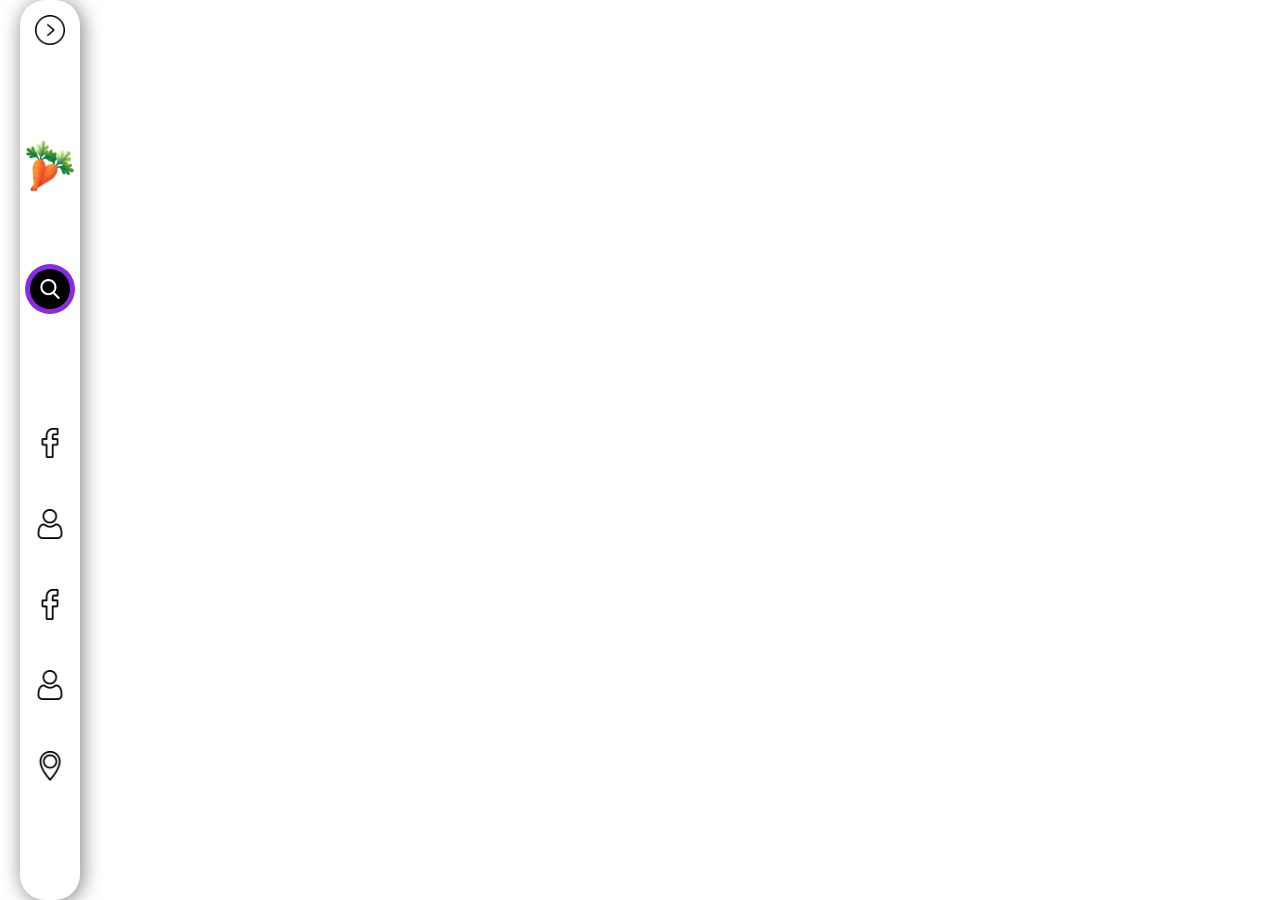
<file: 1.sidebar_nav/index.html>
<!DOCTYPE html>
<html lang="en">
  <head>
    <meta charset="UTF-8" />
    <meta http-equiv="X-UA-Compatible" content="IE=edge" />
    <meta name="viewport" content="width=device-width, initial-scale=1.0" />
    <title>Sidebar Nav</title>

    <link rel="stylesheet" href="./style.css" />
  </head>

  <body>
    <header id="sidebar_nav">
      <div class="btn_container">
        <button id="open_nav_btn">
          <img src="./assests/img/arrow_right_circle.png" alt="" />
        </button>
        <button id="close_nav_btn">
          <img src="./assests/img/left_arrow_circle.png" alt="" />
        </button>
      </div>
      <div class="logo">
        <img src="./assests/img/carrot_logo.png" alt="" />
        <span class="notShow">Fresh Vegetables</span>
      </div>
      <div class="searchbar">
        <form onsubmit="return false">
          <input id="form_input" type="text" value="search" />
          <button id="search_btn" type="submit">
            <img src="./assests/img/search_white.png" alt="" />
          </button>
        </form>
      </div>
      <nav class="navbar">
        <ul>
          <li class="link1">
            <a href="#"><img src="./assests/img/facebook.png" alt="" /></a
            ><span class="notShow">Lorem, ipsum dolor.</span>
          </li>
          <li class="link2">
            <a href="#"><img src="./assests/img/user.png" alt="" /></a
            ><span class="notShow">Lorem, ipsum dolor.</span>
          </li>
          <li class="link3">
            <a href="#"><img src="./assests/img/facebook.png" alt="" /></a
            ><span class="notShow">Lorem, ipsum dolor.</span>
          </li>
          <li class="link4">
            <a href="#"><img src="./assests/img/user.png" alt="" /></a
            ><span class="notShow">Lorem, ipsum dolor.</span>
          </li>
          <li class="link5">
            <a href="#"><img src="./assests/img/pin.png" alt="" /></a>
            <span class="notShow">Lorem, ipsum dolor.</span>
          </li>
        </ul>
      </nav>
    </header>
    <div id="modal"></div>

    <script src="./script.js"></script>
  </body>
</html>
</file>
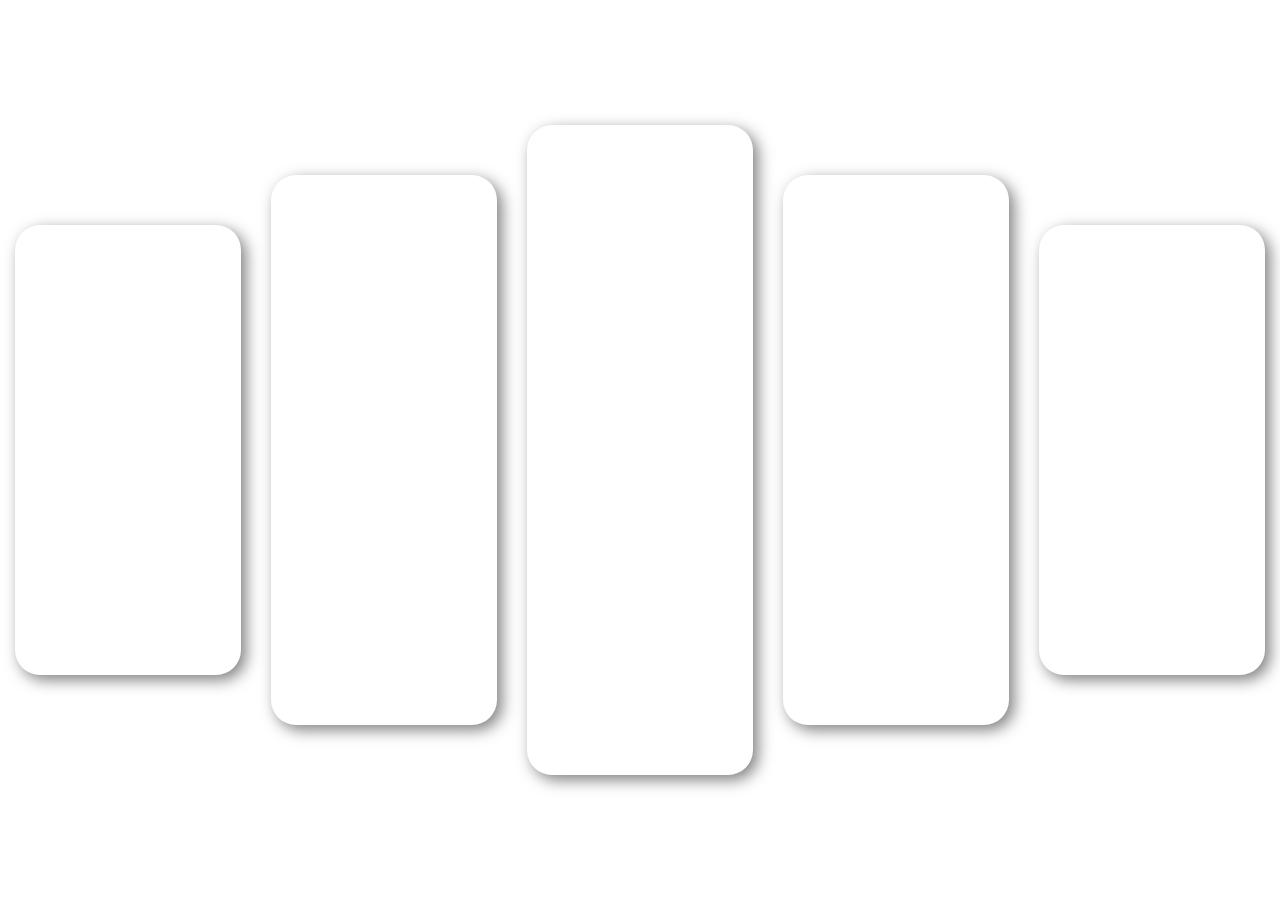
<file: 10.card_expand_on_click/index.html>
<!DOCTYPE html>
<html lang="en">
  <head>
    <meta charset="UTF-8" />
    <meta http-equiv="X-UA-Compatible" content="IE=edge" />
    <meta name="viewport" content="width=device-width, initial-scale=1.0" />
    <title>Expand card on hover</title>

    <link rel="stylesheet" href="style.css" />
  </head>
  <body class="content">
    <div class="box card"></div>
    <div class="box card"></div>
    <div class="box card"></div>
    <div class="box card"></div>
    <div class="box card"></div>

    <script src="script.js"></script>
  </body>
</html>
</file>
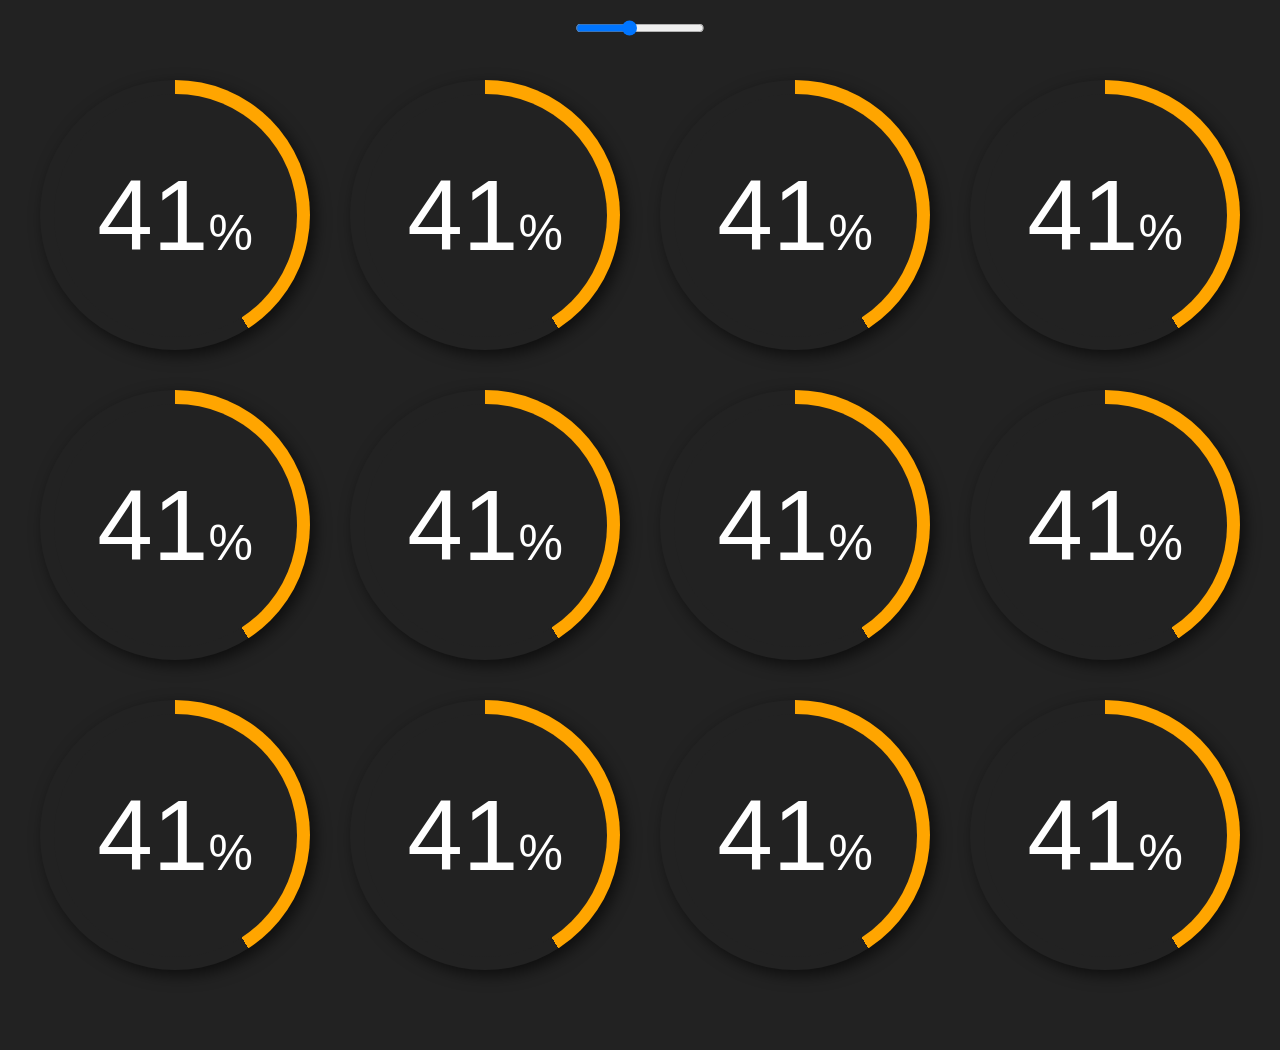
<file: 11.circular_progress_bar/index.html>
<!DOCTYPE html>
<html lang="en">
  <head>
    <meta charset="UTF-8" />
    <meta http-equiv="X-UA-Compatible" content="IE=edge" />
    <meta name="viewport" content="width=device-width, initial-scale=1.0" />
    <title>Circular Progress Bar</title>

    <link rel="stylesheet" href="styles.css" />
    <script src="script.js" defer></script>
  </head>
  <body>
    <input
      type="range"
      name="progress__range"
      class="progress__range"
      id="progress__range"
      min="0"
      max="100"
      step="1"
      value="0"
    />
    <!-- <div class="outside__circle">
      <div class="inside__circle">
        <div id="progress">0<span>%</span></div>
      </div>
    </div> -->
  </body>
</html>
</file>
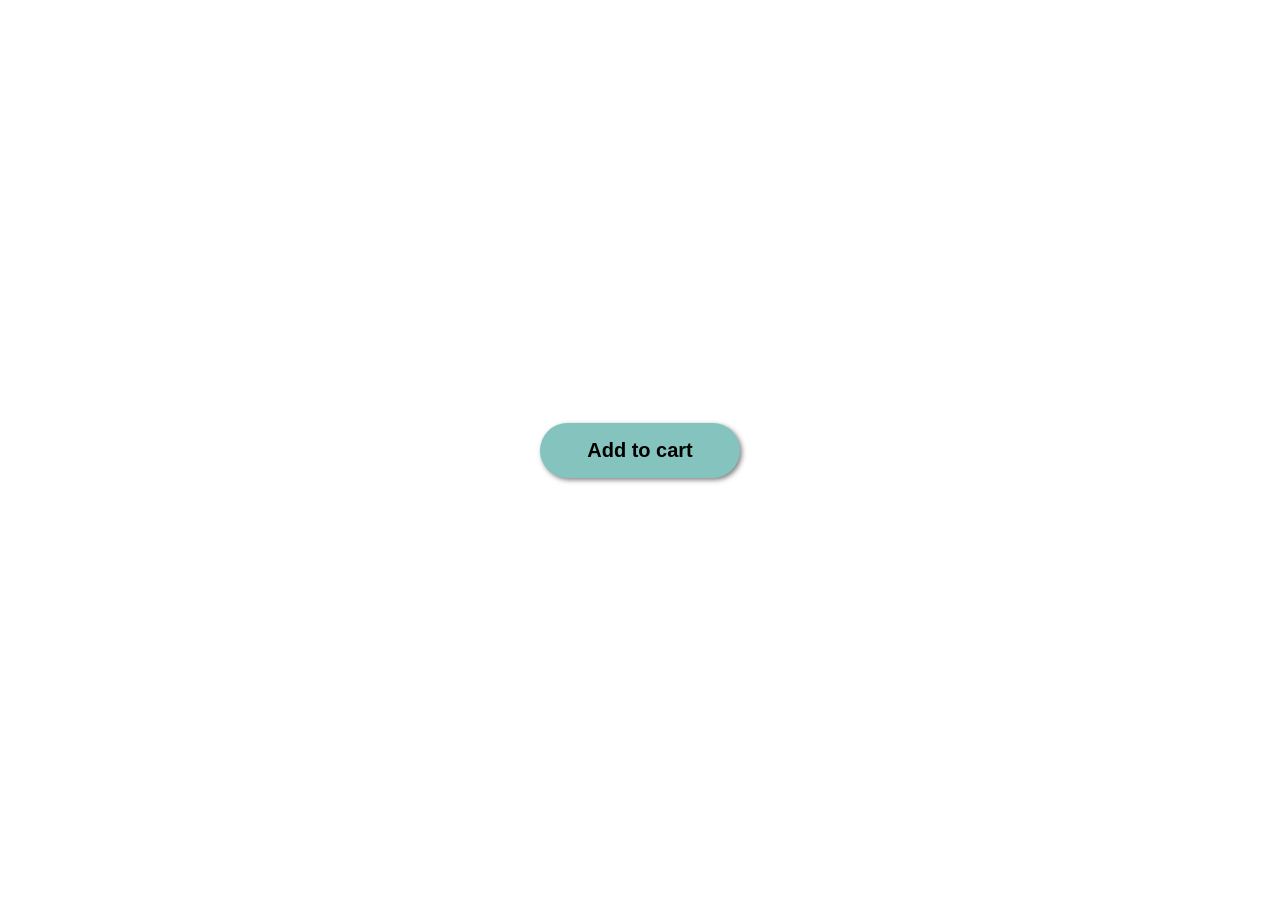
<file: 12.animated_addToCart_btn/index.html>
<!DOCTYPE html>
<html lang="en">
  <head>
    <meta charset="UTF-8" />
    <meta http-equiv="X-UA-Compatible" content="IE=edge" />
    <meta name="viewport" content="width=device-width, initial-scale=1.0" />
    <title>Animated Cart Button</title>

    <link rel="stylesheet" href="styles.css" />
    <script src="script.js" defer></script>
  </head>
  <body>
    <button type="button" class="button" id="button">
      <img class="cart" src="assests/cart.svg" alt="cart icon" />
      <span class="button__text">Add to cart</span>
      <img class="package" src="assests/package.svg" alt="package icon" />
    </button>
  </body>
</html>
</file>
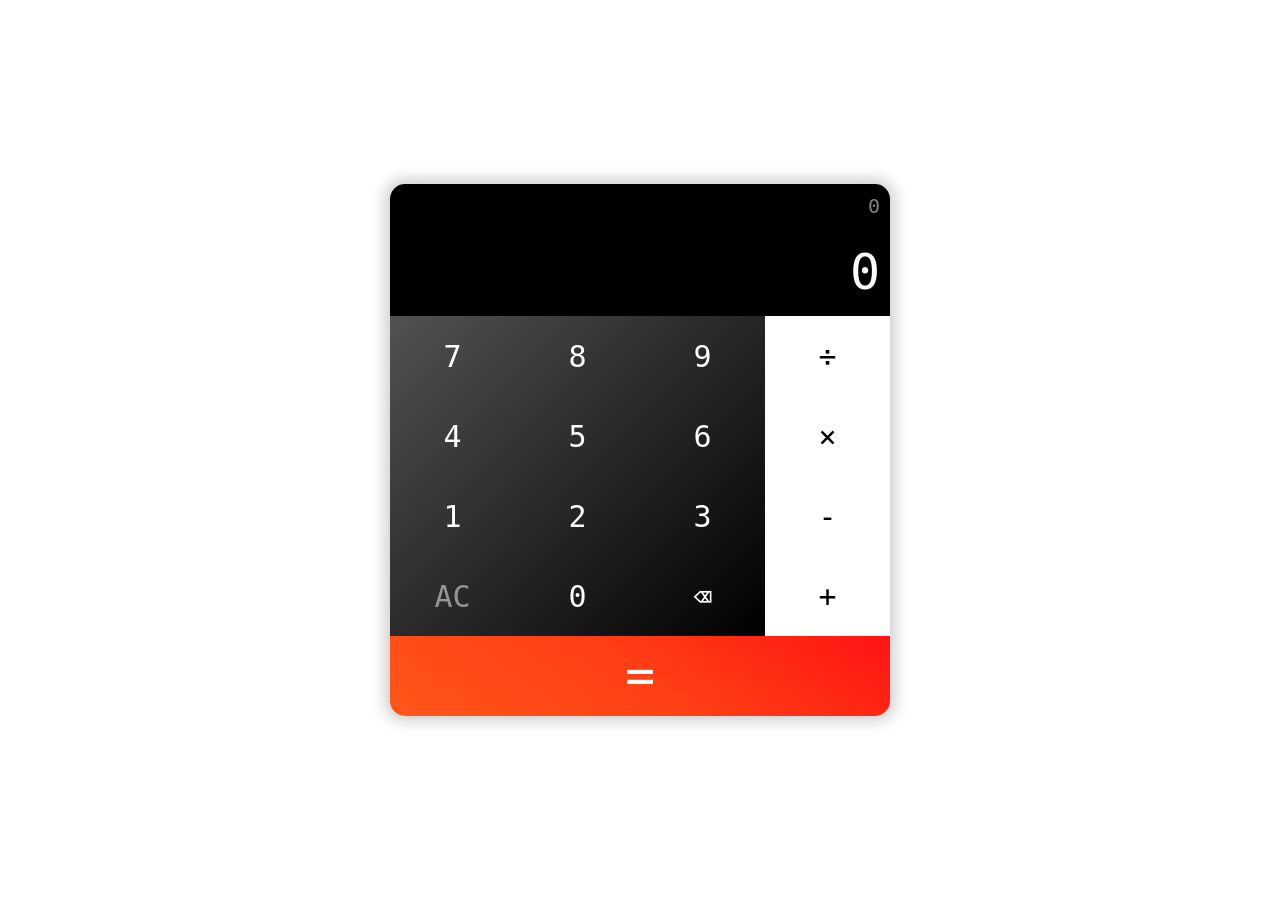
<file: 14.simple_calculator/index.html>
<!DOCTYPE html>
<html lang="en">
  <head>
    <meta charset="UTF-8" />
    <meta http-equiv="X-UA-Compatible" content="IE=edge" />
    <meta name="viewport" content="width=device-width, initial-scale=1.0" />
    <title>Calculator</title>

    <link rel="stylesheet" href="./css/styles.css" />
    <script src="script.js" defer></script>
  </head>
  <body>
    <div class="calculator__container">
      <div class="calculator__container__display">
        <div class="operation__steps" id="operation__steps">0</div>
        <div class="operation__result" id="operation__result">0</div>
      </div>
      <div class="calculator__container__inputs">
        <div class="calculator__container__inputs__numbers">
          <button class="seven" data-number="7">7</button>
          <button class="eight" data-number="8">8</button>
          <button class="nine" data-number="9">9</button>
          <button class="four" data-number="4">4</button>
          <button class="five" data-number="5">5</button>
          <button class="six" data-number="6">6</button>
          <button class="one" data-number="1">1</button>
          <button class="two" data-number="2">2</button>
          <button class="three" data-number="3">3</button>
          <button class="all__clear" data-all-clear="AC">AC</button>
          <button class="zero" data-number="0">0</button>
          <button class="all__backspace" data-backspace="backspace">⌫</button>
        </div>
        <div class="calculator__container__inputs__operations">
          <button class="divide__operator" data-operator="/">÷</button>
          <button class="multiply__operator" data-operator="*">×</button>
          <button class="substract__operator" data-operator="-">-</button>
          <button class="add__operator" data-operator="+">+</button>
        </div>
        <div class="calculator__container__equal">
          <button class="equal__operator" data-equal="=">=</button>
        </div>
      </div>
    </div>
  </body>
</html>
</file>
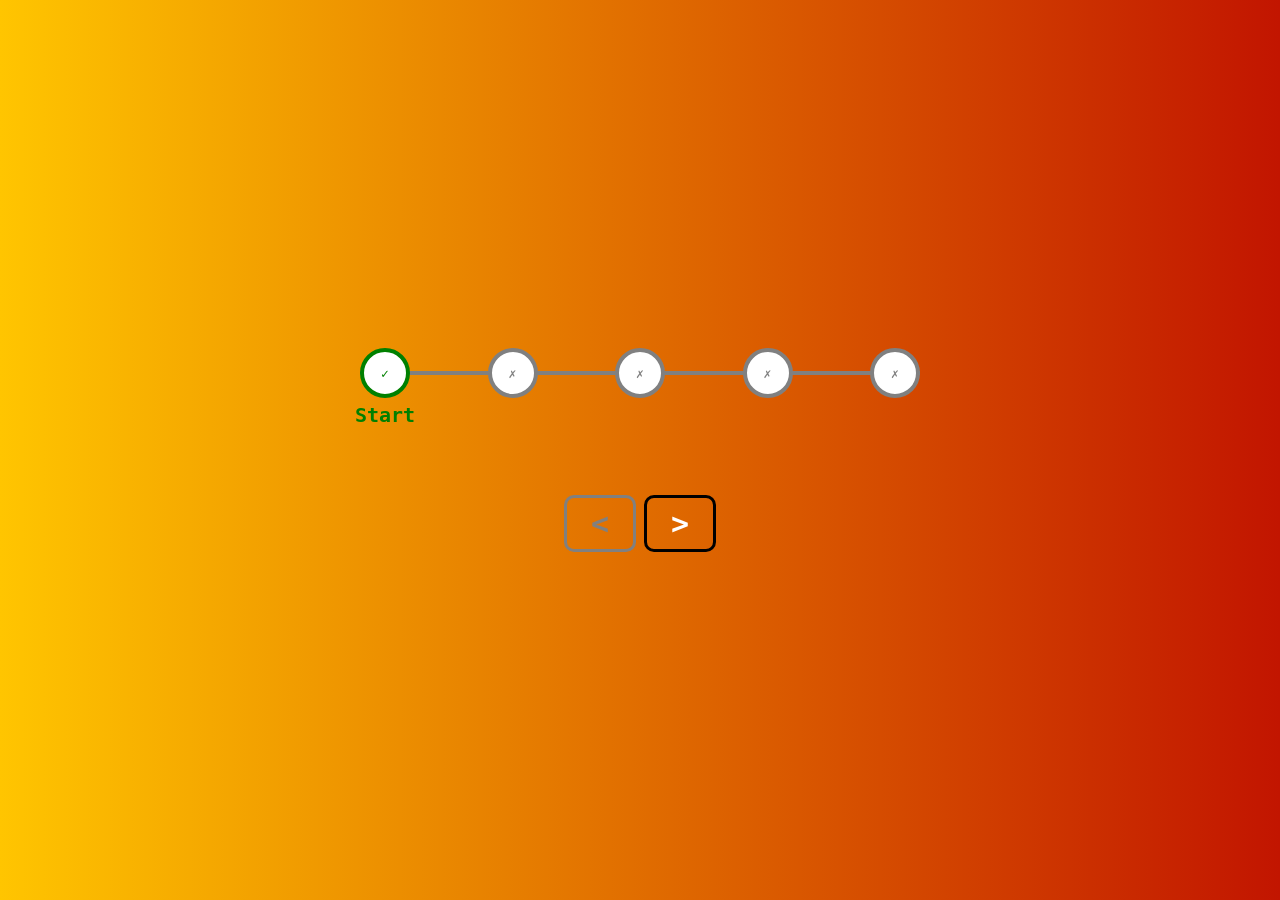
<file: 15.step_progress_bar/index.html>
<!DOCTYPE html>
<html lang="en">
  <head>
    <meta charset="UTF-8" />
    <meta name="viewport" content="width=device-width, initial-scale=1.0" />
    <title>Step Progress Bar</title>
    <link rel="stylesheet" href="css/styles.css" />
    <script src="script.js" defer></script>
  </head>
  <body>
    <div class="steps__container" id="steps__container">
      <div class="line" id="line">
        <div class="inside__line" id="inside__line"></div>
      </div>
      <div class="steps" id="steps">
        <div class="step" id="step">
          <div class="circle active">&check;</div>
          <p class="step__text opacity">Start</p>
        </div>
        <div class="step" id="step">
          <div class="circle">&cross;</div>
          <p class="step__text">Step 1</p>
        </div>
        <div class="step" id="step">
          <div class="circle">&cross;</div>
          <p class="step__text">Step 2</p>
        </div>
        <div class="step" id="step">
          <div class="circle">&cross;</div>
          <p class="step__text">Step 3</p>
        </div>
        <div class="step" id="step">
          <div class="circle">&cross;</div>
          <p class="step__text">End</p>
        </div>
      </div>
    </div>
    <div class="controls" id="controls">
      <button class="left__arrow" id="left__arrow" disabled>&lt;</button>
      <button class="right__arrow" id="right__arrow">&gt;</button>
    </div>
  </body>
</html>
</file>
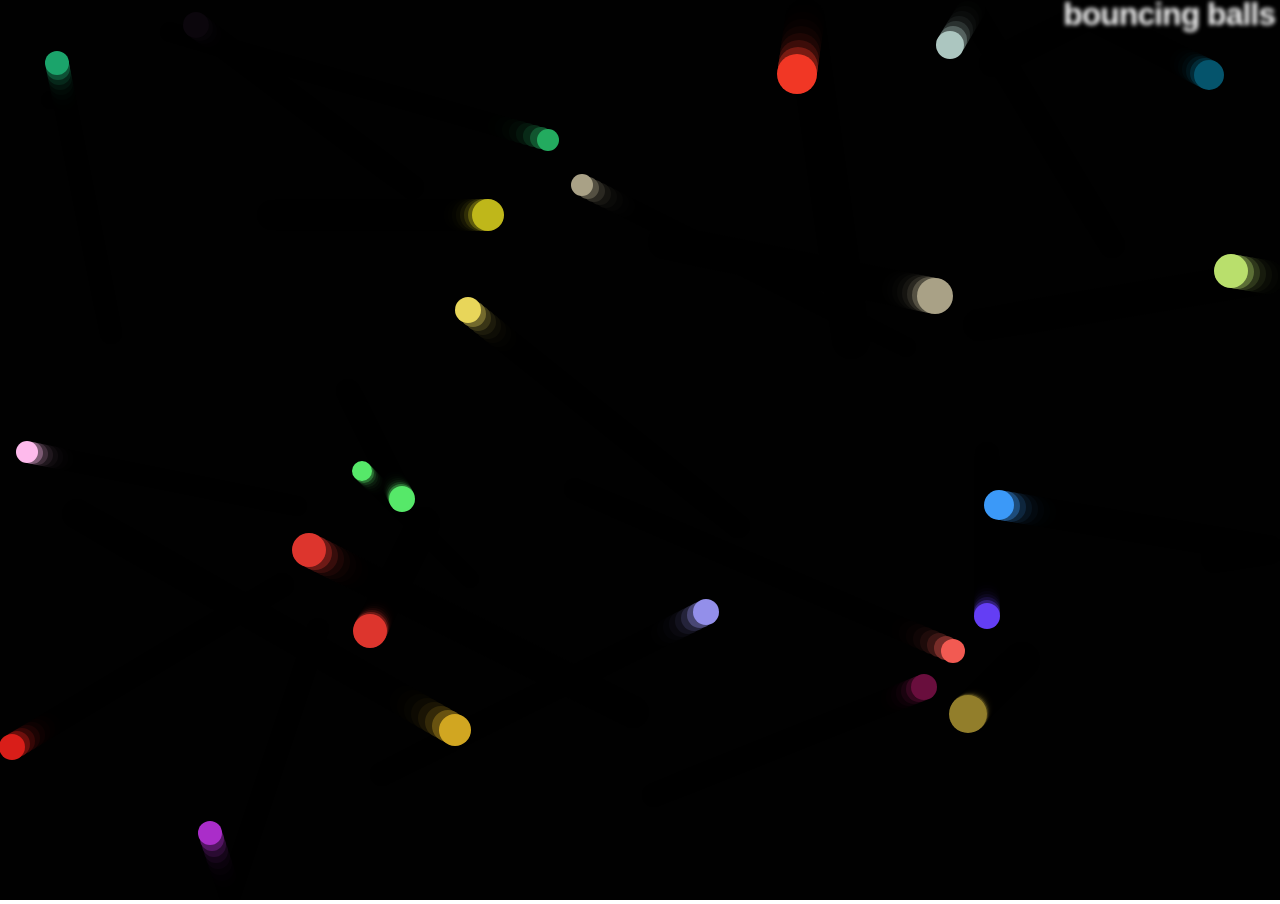
<file: 16.bouncing_balls/index.html>
<!DOCTYPE html>
<html lang="en-us">
  <head>
    <meta charset="utf-8" />
    <meta name="viewport" content="width=device-width" />
    <title>Bouncing balls</title>
    <link rel="stylesheet" href="styles.css" />
    <script src="script.js" defer></script>
  </head>

  <body>
    <h1>bouncing balls</h1>
    <canvas></canvas>
  </body>
</html>
</file>
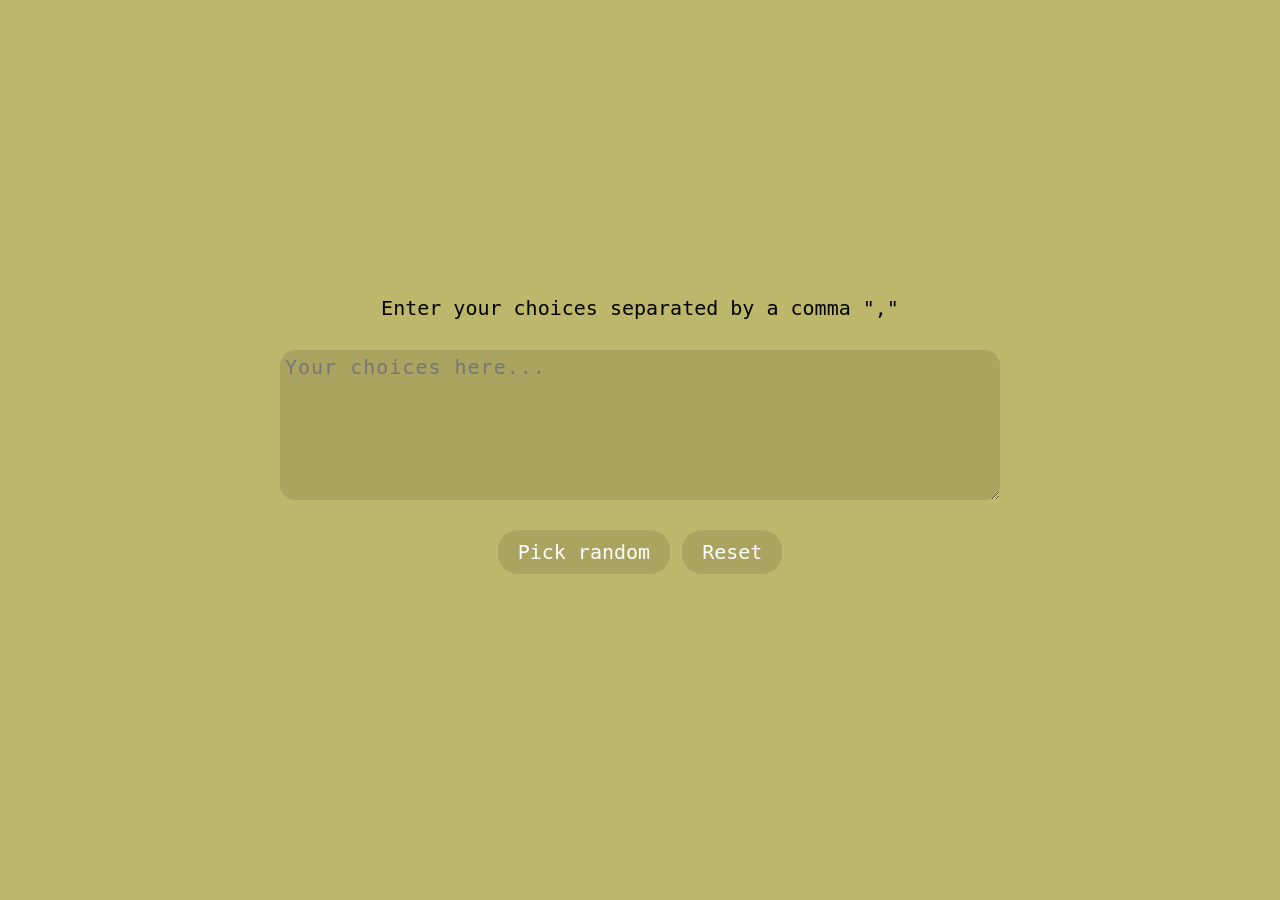
<file: 17.random_choice_picker/index.html>
<!DOCTYPE html>
<html lang="en">
  <head>
    <meta charset="UTF-8" />
    <meta name="viewport" content="width=device-width, initial-scale=1.0" />
    <title>Random Choice Picker</title>
    <link rel="stylesheet" href="styles.css" />
    <script src="script.js" defer></script>
  </head>
  <body>
    <div class="container">
      <p>Enter your choices separated by a comma ","</p>
      <textarea
        name="userinput"
        id="userinput"
        placeholder="Your choices here..."
      ></textarea>
      <div class="controls">
        <button id="start">Pick random</button>
        <button id="reset">Reset</button>
      </div>
      <ul class="choices__container"></ul>
    </div>
  </body>
</html>
</file>
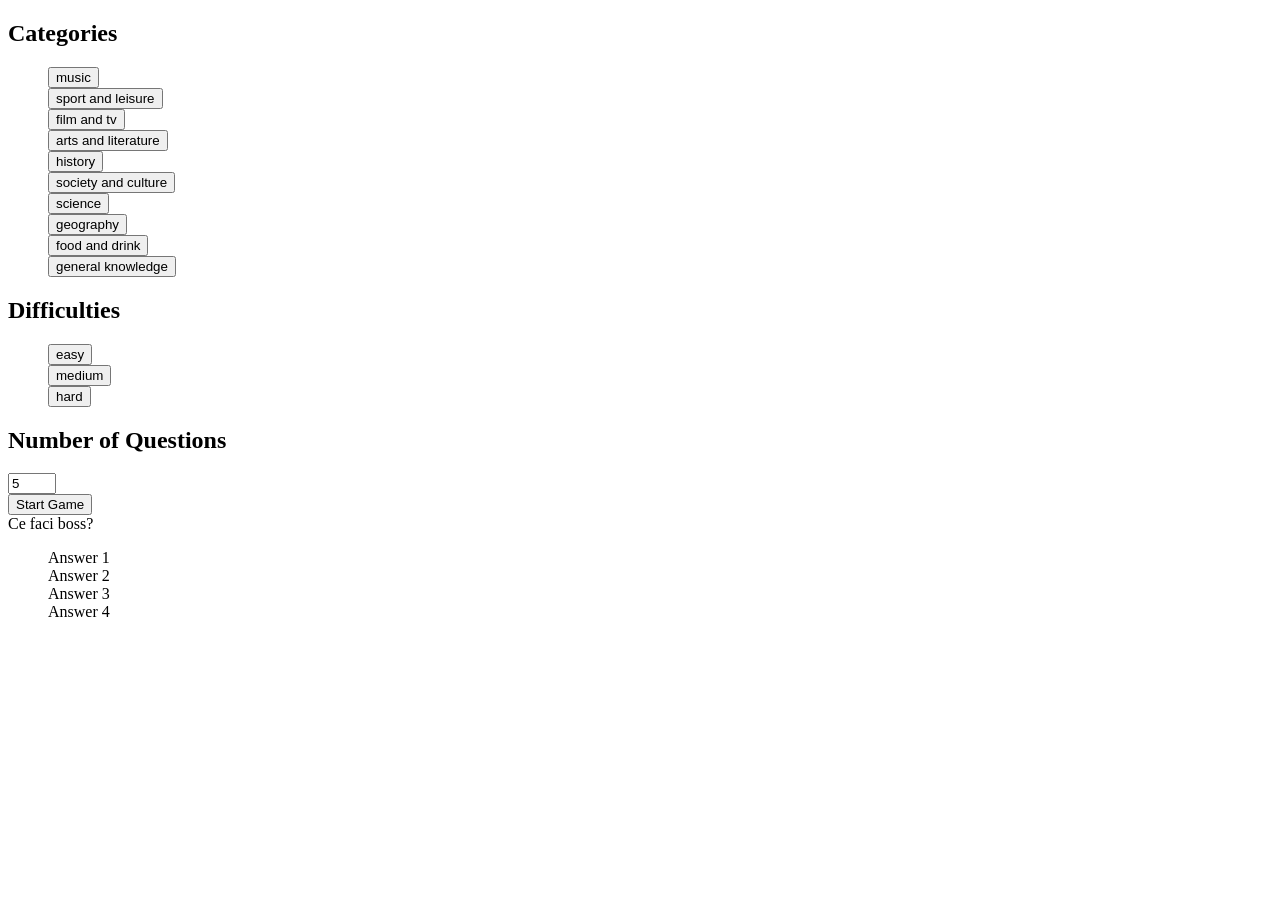
<file: 18.quizz_app/index.html>
<!DOCTYPE html>
<html lang="en">
  <head>
    <meta charset="UTF-8" />
    <meta name="viewport" content="width=device-width, initial-scale=1.0" />
    <title>Quizz App</title>
    <link rel="stylesheet" href="styles.css" />
    <script src="quizzOptions.js" type="module" defer></script>
  </head>
  <body>
    <section class="options__modal">
      <div class="categories">
        <h1>Categories</h1>
        <ul id="categories__container"></ul>
      </div>
      <div class="difficulties">
        <h1>Difficulties</h1>
        <ul id="difficulties__container"></ul>
      </div>
      <div class="number__of__questions">
        <h1>Number of Questions</h1>
        <input
          type="number"
          name="number__of__questions"
          id="number__of__questions"
          value="5"
          min="5"
          max="50"
        />
      </div>
      <button id="start__game">Start Game</button>
    </section>
    <section class="questions__modal">
      <div class="quizz__container">
        <div class="question_heading">Ce faci boss?</div>
        <ul class="answers">
          <li>Answer 1</li>
          <li>Answer 2</li>
          <li>Answer 3</li>
          <li>Answer 4</li>
        </ul>
      </div>
    </section>
  </body>
</html>
</file>
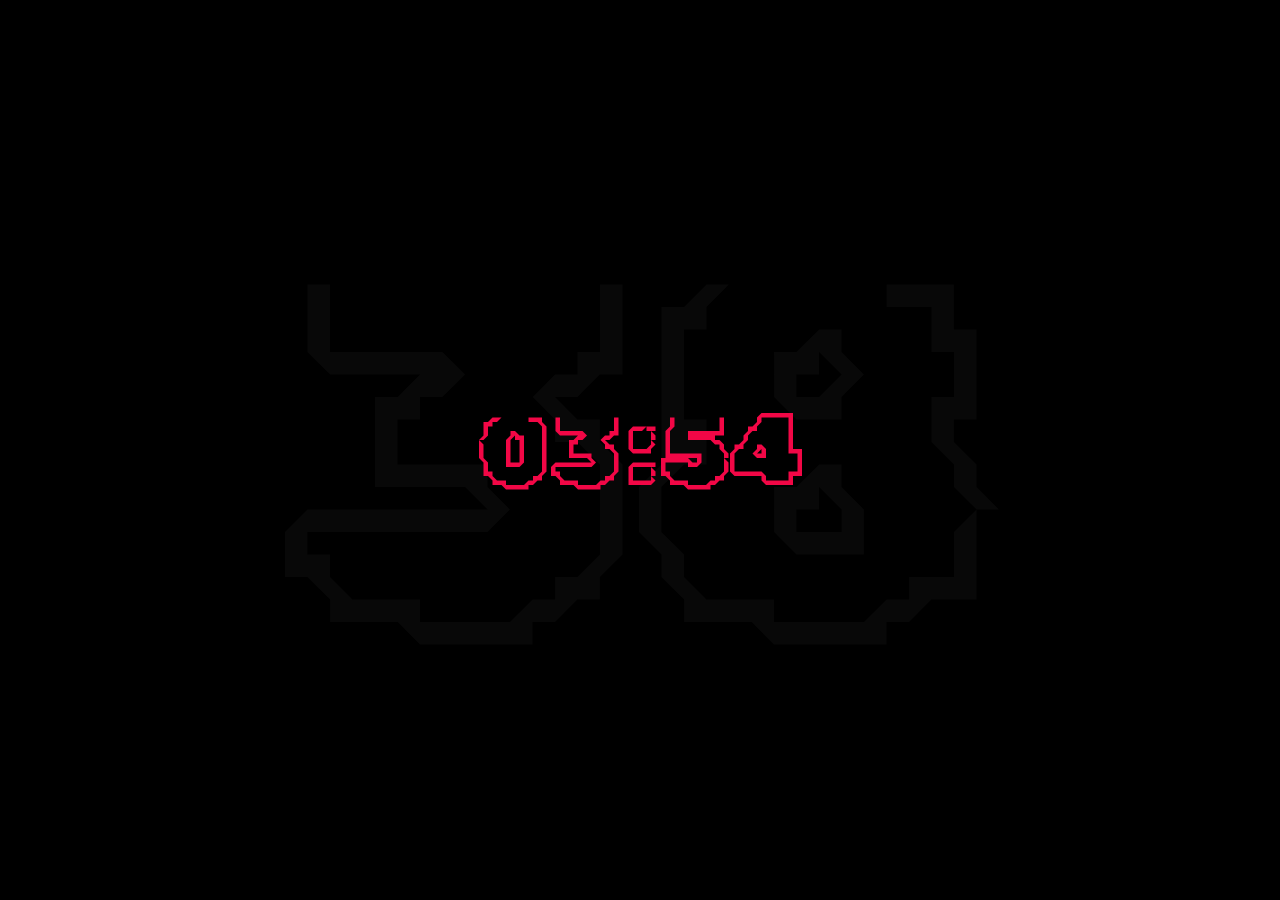
<file: 19.simple_clock/index.html>
<!DOCTYPE html>
<html lang="en">
  <head>
    <meta charset="UTF-8" />
    <meta name="viewport" content="width=device-width, initial-scale=1.0" />
    <title>Simple Clock App</title>

    <link rel="stylesheet" href="css/styles.css" />
    <script src="script.js" defer></script>
  </head>
  <body>
    <div class="clock">
      <div id="hours">00</div>
      <span class="divider">:</span>
      <div id="minutes">00</div>
      <div id="seconds">00</div>
    </div>
  </body>
</html>
</file>
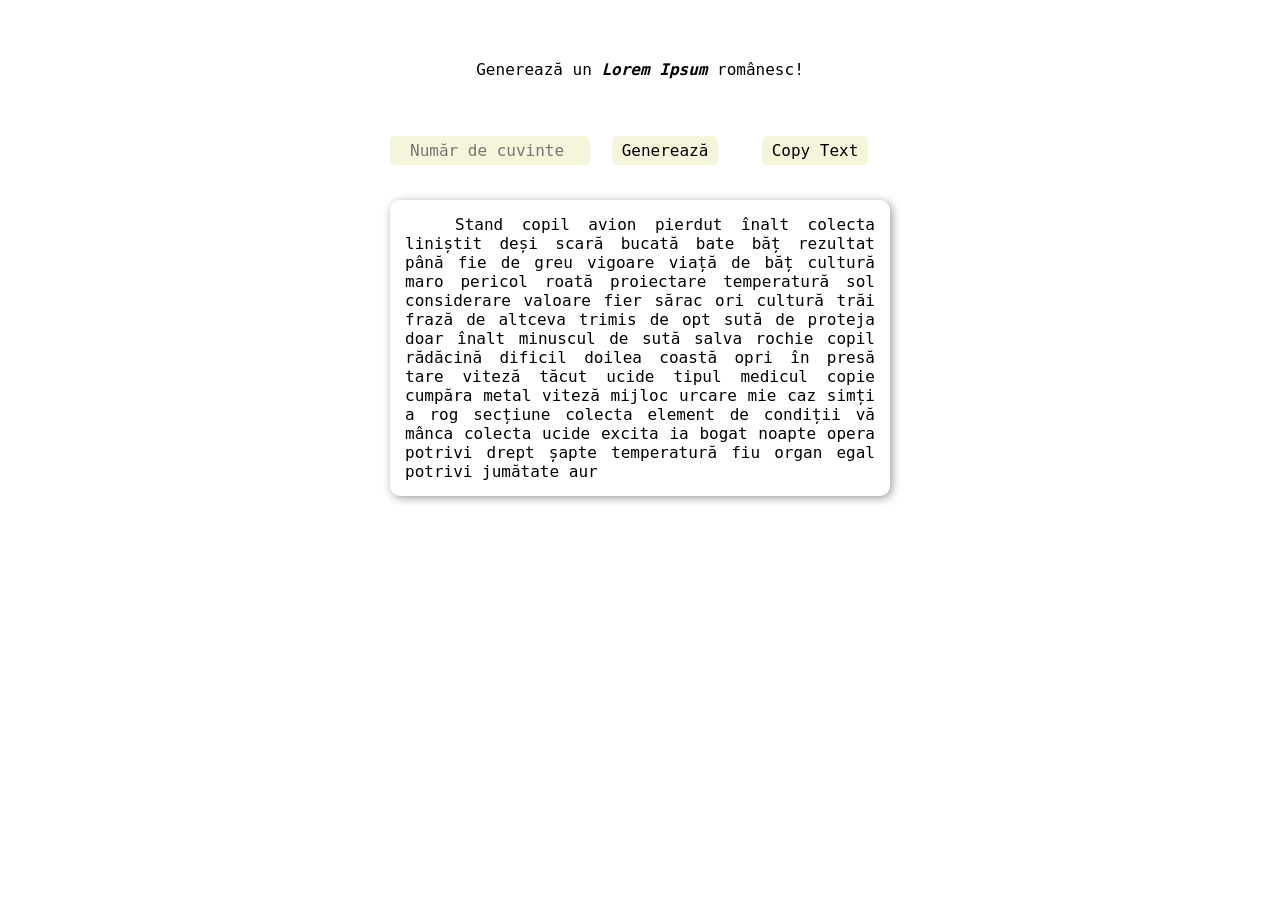
<file: 20.romanian_lorem_ipsum/index.html>
<!DOCTYPE html>
<html lang="en">
  <head>
    <meta charset="UTF-8" />
    <meta name="viewport" content="width=device-width, initial-scale=1.0" />
    <title>Romanian Lorem Ipsum</title>

    <link rel="stylesheet" href="css/styles.css" />
    <script src="script/script.js" type="module" defer></script>
  </head>
  <body>
    <div class="generator">
      <p class="generator__description">
        Generează un <b><i>Lorem Ipsum</i></b> românesc!
      </p>
      <div class="generator__words__count">
        <input
          id="generator__words__count__input"
          class="generator__words__count__input"
          type="number"
          min="5"
          max="500"
          placeholder="Număr de cuvinte"
        />
      </div>
      <button id="generator__button" class="generator__button">
        Generează
      </button>
      <button id="generator__copy" class="generator__copy">Copy Text</button>
      <div id="generator__result" class="generator__result">
        Stand copil avion pierdut înalt colecta liniștit deși scară bucată bate
        băț rezultat până fie de greu vigoare viață de băț cultură maro pericol
        roată proiectare temperatură sol considerare valoare fier sărac ori
        cultură trăi frază de altceva trimis de opt sută de proteja doar înalt
        minuscul de sută salva rochie copil rădăcină dificil doilea coastă opri
        în presă tare viteză tăcut ucide tipul medicul copie cumpăra metal
        viteză mijloc urcare mie caz simți a rog secțiune colecta element de
        condiții vă mânca colecta ucide excita ia bogat noapte opera potrivi
        drept șapte temperatură fiu organ egal potrivi jumătate aur
      </div>
    </div>
  </body>
</html>
</file>
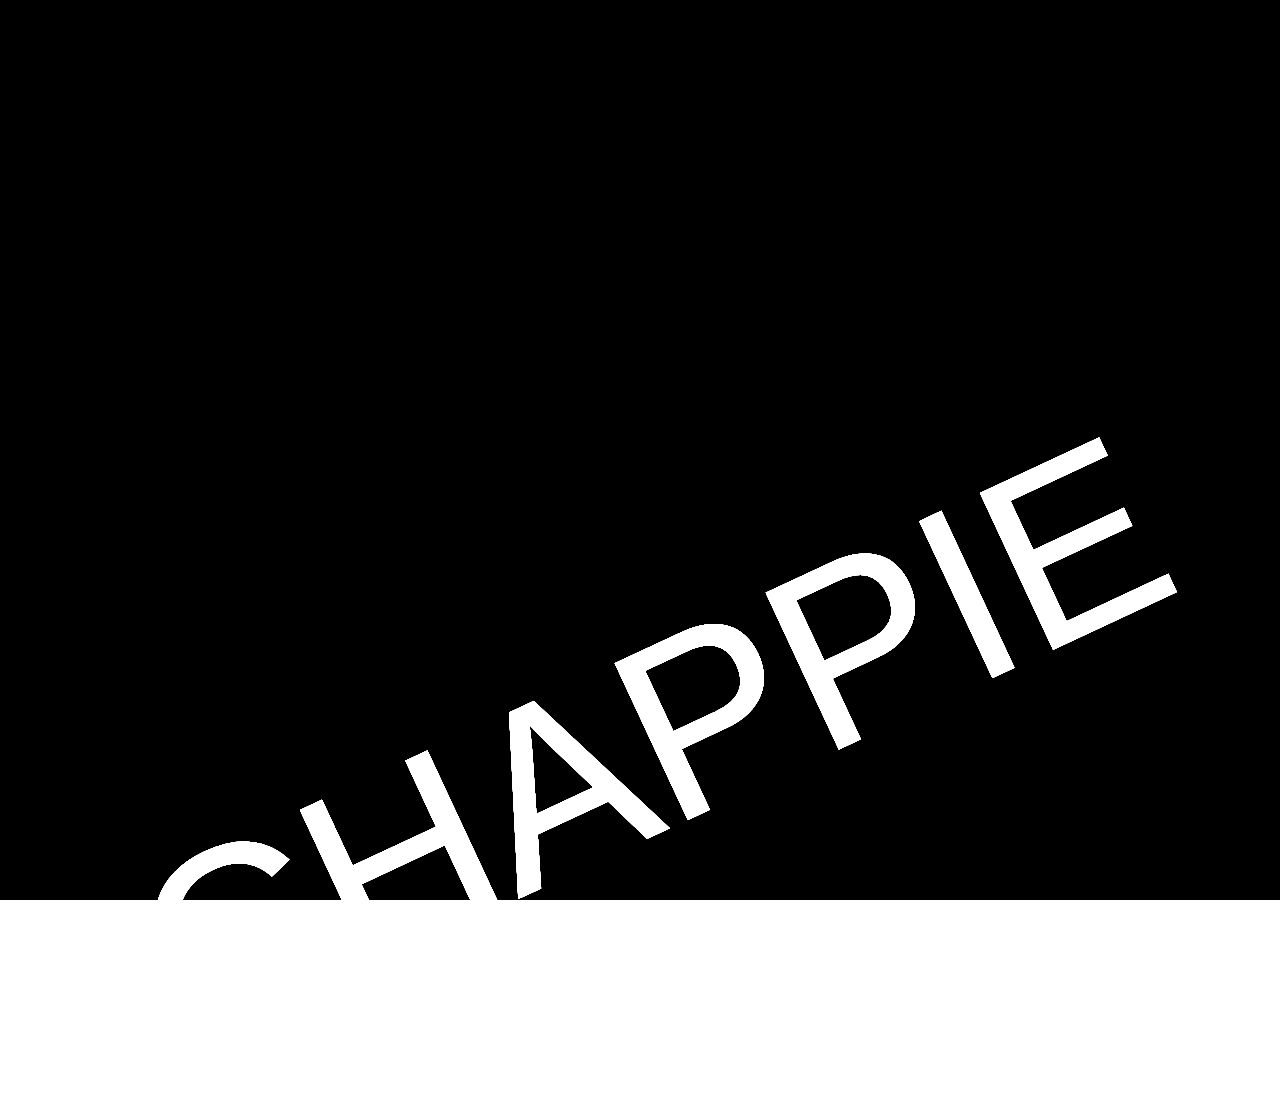
<file: 3.spring_text/index.html>
<!DOCTYPE html>
<html lang="en">
  <head>
    <meta charset="UTF-8" />
    <meta http-equiv="X-UA-Compatible" content="IE=edge" />
    <meta name="viewport" content="width=device-width, initial-scale=1.0" />
    <title>Spring Text</title>

    <link rel="stylesheet" href="style.css" />
  </head>
  <body>
    <div class="app-container">
      <span class="text full-text">CHAPPIE</span>
      <span class="text outline-text">CHAPPIE</span
      ><span class="text outline-text">CHAPPIE</span
      ><span class="text outline-text">CHAPPIE</span
      ><span class="text outline-text">CHAPPIE</span
      ><span class="text outline-text">CHAPPIE</span
      ><span class="text outline-text">CHAPPIE</span
      ><span class="text outline-text">CHAPPIE</span
      ><span class="text outline-text">CHAPPIE</span
      ><span class="text outline-text">CHAPPIE</span
      ><span class="text outline-text">CHAPPIE</span
      ><span class="text outline-text">CHAPPIE</span
      ><span class="text outline-text">CHAPPIE</span
      ><span class="text outline-text">CHAPPIE</span
      ><span class="text outline-text">CHAPPIE</span>
    </div>

    <script src="script.js"></script>
  </body>
</html>
</file>
<file: 1.sidebar_nav/style.css>
/* GLOBAL STYLE */

* {
  margin: 0;
  padding: 0;
  box-sizing: border-box;
}

img {
  width: 30px;
}

li {
  list-style: none;
}

a {
  text-decoration: none;
}

/* NAV STYLE */
body {
  position: relative;
  height: 100vh;
  width: 100vw;
  background-image: url('https://images.pexels.com/photos/1656663/pexels-photo-1656663.jpeg');
  background-position: center;
  background-repeat: no-repeat;
  background-size: cover;
}

#sidebar_nav {
  position: absolute;
  top: 50%;
  left: 20px;

  transform: translateY(-50%);

  display: flex;
  flex-direction: column;
  align-items: flex-start;
  justify-content: space-evenly;

  width: 60px;
  height: 900px;

  background-color: white;
  border-radius: 25px;

  transition: all 0.5s ease-in-out;

  font-size: 20px;

  overflow: hidden;
  box-shadow: 2px 2px 20px rgba(0, 0, 0, 0.5);
}

#sidebar_nav button {
  background-color: transparent;
  border: none;
  cursor: pointer;
}

#open_nav_btn {
  position: absolute;
  top: 15px;
  left: 50%;
  transform: translateX(-50%);
}

#close_nav_btn {
  display: none;
  position: absolute;
  top: 15px;
  right: 15px;
}

.logo img {
  width: 50px;
  /* background-color: #000; */
}

.logo {
  position: relative;
  width: 60px;
  height: 60px;

  display: flex;
  align-items: center;
  justify-content: center;

  font-weight: bold;
  font-size: 25px;
}

.logo .notShow {
  display: none;
  position: absolute;
  right: -200px;

  transition: all 0.5s ease-in-out;
}

.searchbar {
  width: 100%;
  height: auto;
}

.searchbar form {
  width: 100%;
  height: 100%;

  position: relative;
  display: flex;
  align-items: center;
  justify-content: center;
}

.searchbar form input {
  width: 50px;
  height: 50px;
  padding: 0 10px;

  background-color: blueviolet;
  border-radius: 25px;
  border: none;
  outline: none;

  transition: all 0.5s ease-in-out;
}

.searchbar form button img {
  width: 20px;
}

.searchbar form button {
  display: flex;
  align-items: center;
  justify-content: center;

  position: absolute;
  top: 50%;
  right: 10px;
  transform: translateY(-50%);

  width: 40px;
  height: 40px;
  background-color: #000 !important;
  border-radius: 20px;

  transition: all 0.5s ease-in-out;
}

.searchbar form button:hover img {
  transform: scale(1.1);
}

.searchbar input::placeholder {
  color: #000;
}

.searchbar input:focus {
  outline: none;
}

.navbar {
  position: relative;
  width: 60px;
  height: 50%;
}

.navbar ul {
  position: relative;
  height: 100%;
  width: 100%;

  display: flex;
  flex-direction: column;
  align-items: center;
  justify-content: space-evenly;
}

.navbar ul li {
  display: flex;
  flex-direction: row;
  align-items: center;
  justify-content: center;

  transition: all 0.5s ease-in-out;
}

.navbar ul li .notShow {
  display: none;
  position: absolute;
  right: -160px;
}

/* MODAL */
#modal {
  display: none;
  width: 100%;
  height: 100%;
  background-color: rgba(0, 0, 0, 0.6);
}
</file>
<file: 10.card_expand_on_click/style.css>
body {
  margin: 0;
  padding: 0;
  box-sizing: border-box;

  display: flex;
  align-items: center;
  justify-content: center;

  height: 100vh;
  width: 100vw;
}

.card {
  border-radius: 25px;
  box-shadow: 5px 5px 15px rgba(0, 0, 0, 0.5);
}

.box {
  width: 250px;
  height: 550px;

  background-image: url('https://source.unsplash.com/random/1920×1080');

  background-repeat: no-repeat;
  /* background-size: cover; */
  background-position: center;

  margin: 15px;
  transition: width 0.5s ease-in-out, height 0.5s ease-in-out;

  cursor: pointer;
}

.box:nth-child(1) {
  height: 450px;
}

.box:nth-child(3) {
  height: 650px;
}

.box:nth-child(5) {
  height: 450px;
}

.box.active {
  width: 1155.56px;
  height: 650px;
}
</file>
<file: 11.circular_progress_bar/styles.css>
* {
  margin: 0;
  padding: 0;
  box-sizing: border-box;
}

:root {
  --gradient-angle: 0deg;
}

body {
  display: grid;
  place-items: center;
  grid-template-columns: repeat(auto-fit, minmax(250px, 1fr));
  gap: 40px;
  min-height: 100vh;
  padding: 80px 40px;

  background-color: #222;
}

.progress__range {
  position: absolute;
  top: 20px;
  left: 50%;
  transform: translateX(-50%);
}

.outside__circle {
  width: 100%;
  aspect-ratio: 1/1;
  background-color: #222;
  background-image: conic-gradient(
    orange var(--gradient-angle),
    transparent var(--gradient-angle)
  );

  display: grid;
  place-items: center;
  border-radius: 50%;

  box-shadow: 5px 5px 15px rgba(0, 0, 0, 0.6);
  transition: all 2s ease-in-out;
}

.inside__circle {
  width: 90%;
  height: 90%;
  background-color: #222;
  color: white;

  display: grid;
  place-items: center;
  border-radius: 50%;
}

#progress {
  font-size: 100px;
  font-family: 'Segoe UI', Tahoma, Geneva, Verdana, sans-serif;
  position: relative;
}

#progress span {
  font-size: 50px;
}
</file>
<file: 12.animated_addToCart_btn/styles.css>
* {
  margin: 0;
  padding: 0;
  box-sizing: border-box;
}

body {
  display: grid;
  place-items: center;
  height: 100vh;
}

.button {
  position: relative;
  width: 200px;
  height: 55px;
  border: none;
  border-radius: 50px;

  background-color: #84c3be;
  box-shadow: 2px 2px 5px rgba(0, 0, 0, 0.5);
  cursor: pointer;

  transition: box-shadow 0.25s ease;
  display: grid;
  place-items: center;
}

.button:hover {
  box-shadow: 2px 2px 5px rgba(0, 0, 0, 1);
}

.button__text {
  font-size: 20px;
  color: black;
  font-weight: bold;

  transition: all 0.5s ease-in-out;
}

.cart {
  display: none;
  width: 50px;
  position: absolute;

  left: -30%;
  transform: translateX(-50%);
  opacity: 0;
}

.package {
  display: none;
  width: 50px;
  position: absolute;
  left: 50%;
  transform: translateX(-40%);

  top: -100px;
  opacity: 0;
}

/*  */
/* Package animation */
/*  */

.package.animate__package {
  animation: packageAnimationIn 1.5s ease-in-out 0s forwards,
    packageAnimationOut 1.5s ease-in-out 2s forwards;
}

@keyframes packageAnimationIn {
  0% {
    top: -100px;
    opacity: 0;
  }

  50% {
    opacity: 1;
  }

  100% {
    top: -14px;
    opacity: 1;
  }
}

@keyframes packageAnimationOut {
  0% {
    opacity: 1;
  }

  50% {
    opacity: 1;
  }

  100% {
    left: 130%;
    opacity: 0;
  }
}

/*  */
/* Cart animation */
/*  */

.cart.animate__cart {
  animation: cartAnimationIn 1.5s ease-in-out 0s forwards,
    cartAnimationOut 1.5s ease-in-out 2s forwards;
}

@keyframes cartAnimationIn {
  0% {
    left: -30%;
    opacity: 0;
  }

  50% {
    opacity: 1;
  }

  100% {
    left: 50%;
    opacity: 1;
  }
}

@keyframes cartAnimationOut {
  0% {
    left: 50%;
    opacity: 1;
  }

  50% {
    opacity: 1;
  }

  100% {
    left: 130%;
    opacity: 0;
  }
}
</file>
<file: 14.simple_calculator/css/styles.css>
* {
  margin: 0;
  padding: 0;
  box-sizing: border-box;
  font-family: monospace;
  font-size: 30px;
  color: white;
}

button {
  cursor: pointer;
  background-color: transparent;
  width: 80px;
  height: 80px;
  border: none;
  outline: none;
}
button:hover {
  background-color: rgba(255, 255, 255, 0.1);
}

body {
  display: grid;
  place-items: center;
  height: 100vh;
}

.calculator__container {
  border-radius: 15px;
  overflow: hidden;
  width: 500px;
  box-shadow: 0 0 15px 5px rgba(0, 0, 0, 0.2);
}
.calculator__container__display {
  background-color: black;
  text-align: end;
  padding-right: 10px;
}
.calculator__container__display .operation__steps {
  font-size: 20px;
  padding-block: 10px;
  opacity: 0.5;
}
.calculator__container__display .operation__result {
  font-size: 50px;
  padding-block: 15px;
}
.calculator__container__inputs {
  display: grid;
  grid-template-columns: repeat(4, 1fr);
}
.calculator__container__inputs__numbers {
  grid-column: 1/4;
  display: flex;
  flex-wrap: wrap;
  align-items: center;
  justify-content: space-between;
  background-image: linear-gradient(135deg, hsl(0, 0%, 32%) 0%, hsl(344, 0%, 16%) 50%, hsl(0, 0%, 0%) 100%);
}
.calculator__container__inputs__numbers button {
  flex: 1 0 30%;
}
.calculator__container__inputs__numbers button.all__clear {
  opacity: 0.5;
}
.calculator__container__inputs__operations {
  grid-column: 4/5;
  display: flex;
  flex-direction: column;
}
.calculator__container__inputs__operations button {
  width: 100%;
  color: black;
}
.calculator__container__inputs__operations button:hover {
  background-color: rgba(0, 0, 0, 0.1);
}
.calculator__container__equal {
  width: 100%;
  grid-column: 1/5;
}
.calculator__container__equal button {
  font-size: 50px;
  width: 100%;
  background-image: linear-gradient(35deg, hsl(16, 100%, 55%) 0%, hsl(11, 100%, 54%) 50%, hsl(0, 100%, 54%) 100%);
}
</file>
<file: 15.step_progress_bar/css/styles.css>
* {
  margin: 0;
  padding: 0;
  box-sizing: border-box;
  font-family: monospace;
}

.hidden {
  display: none;
}

body .steps__container .steps .step .circle, body .steps__container .steps, body .steps__container {
  display: flex;
  align-items: center;
  justify-content: center;
}

body .steps__container .steps .step {
  display: flex;
  flex-direction: column;
  align-items: center;
  justify-content: center;
}

body {
  display: grid;
  place-items: center;
  padding-block: 300px;
  height: 100vh;
  background: #c21500; /* fallback for old browsers */
  background: -webkit-linear-gradient(to right, #ffc500, #c21500); /* Chrome 10-25, Safari 5.1-6 */
  background: linear-gradient(to right, #ffc500, #c21500); /* W3C, IE 10+/ Edge, Firefox 16+, Chrome 26+, Opera 12+, Safari 7+ */
}
body .steps__container {
  position: relative;
  width: 700px;
}
body .steps__container .line {
  position: absolute;
  width: 80%;
  height: 4px;
  background-color: grey;
  z-index: -10;
}
body .steps__container .line .inside__line {
  height: 100%;
  width: 0;
  background-color: green;
  transition: width 0.5s ease-in-out;
}
body .steps__container .steps {
  justify-content: space-between;
  width: 80%;
}
body .steps__container .steps .step {
  height: 100%;
}
body .steps__container .steps .step .circle {
  width: 50px;
  aspect-ratio: 1;
  border-radius: 50px;
  border: 4px solid;
  background-color: white;
  color: grey;
  border-color: grey;
  transition: border 0.5s ease-in-out;
}
body .steps__container .steps .step .circle.active {
  background-color: white;
  color: green;
  border-color: green;
}
body .steps__container .steps .step .step__text {
  position: absolute;
  top: 110%;
  color: green;
  font-size: 20px;
  font-weight: bold;
  opacity: 0;
  transition: opacity 0.5s ease-in-out;
}
body .steps__container .steps .step .step__text.opacity {
  opacity: 1;
}
body .controls button {
  padding: 8px 24px;
  background-color: transparent;
  border: 3px solid black;
  color: white;
  border-radius: 10px;
  outline: none;
  font-size: 30px;
  font-weight: bold;
  cursor: pointer;
  transition: all 0.35s ease-in-out;
}
body .controls button:hover {
  border-color: white;
  color: black;
}
body .controls button:disabled {
  cursor: not-allowed;
  color: grey;
  border-color: grey;
}
</file>
<file: 16.bouncing_balls/styles.css>
html,
body {
  margin: 0;
}

html {
  font-family: 'Helvetica Neue', Helvetica, Arial, sans-serif;
  height: 100%;
}

body {
  overflow: hidden;
  height: inherit;
}

h1 {
  font-size: 2rem;
  letter-spacing: -1px;
  position: absolute;
  margin: 0;
  top: -4px;
  right: 5px;

  color: transparent;
  text-shadow: 0 0 4px white;
}
</file>
<file: 17.random_choice_picker/styles.css>
* {
  margin: 0;
  padding: 0;
  box-sizing: border-box;
  font-family: monospace;
  font-size: 20px;
}

body {
  display: grid;
  place-items: center;
  height: 100vh;

  background-color: darkkhaki;
}

.container {
  display: flex;
  flex-direction: column;
  align-items: center;
  justify-content: center;
  row-gap: 30px;
  min-width: 75vw;
}

p {
  text-align: center;
}

textarea {
  width: 75%;
  min-height: 150px;
  border: none;
  outline: none;
  background-color: rgba(0, 0, 0, 0.1);
  color: white;
  padding: 5px;
  letter-spacing: 1px;
  border-radius: 15px;
}

#start {
  padding: 10px 20px;
  background-color: rgba(0, 0, 0, 0.1);
  color: white;
  border: none;
  outline: none;
  border-radius: 20px;
  cursor: pointer;
}

#reset {
  padding: 10px 20px;
  background-color: rgba(0, 0, 0, 0.1);
  color: white;
  border: none;
  outline: none;
  border-radius: 20px;
  cursor: pointer;
}

#start:disabled {
  cursor: not-allowed;
  color: grey;
}

#start:hover,
#reset:hover {
  background-color: rgba(0, 0, 0, 0.5);
}

#start:disabled:hover {
  background-color: rgba(0, 0, 0, 0.1);
}

ul {
  list-style: none;
  display: flex;
  flex-wrap: wrap;
  align-items: center;
  justify-content: center;
  width: 100%;
  row-gap: 10px;
  & li {
    margin: 0 5px;
    background-color: grey;
    color: white;
    padding: 5px 10px;
    border-radius: 20px;
  }

  & li.active {
    background-color: orangered;
  }
}
</file>
<file: 18.quizz_app/styles.css>
li {
  list-style: none;
}
</file>
<file: 19.simple_clock/css/styles.css>
@import url("https://fonts.googleapis.com/css2?family=Rubik+Iso&display=swap");
* {
  margin: 0;
  padding: 0;
  box-sizing: border-box;
  font-family: "Rubik Iso", cursive;
}

body {
  display: grid;
  place-items: center;
  height: 100vh;
  font-size: 100px;
  background-color: black;
}
body .clock {
  display: flex;
  align-items: center;
  justify-content: center;
  color: #f20746;
  position: relative;
}
body .clock > div {
  width: 140px;
  text-align: center;
}
body .clock > span {
  text-align: center;
  padding-inline: 5px;
}
body .clock #seconds {
  position: absolute;
  display: flex;
  align-items: center;
  justify-content: center;
  background-color: transparent;
  width: 600px;
  aspect-ratio: 1;
  z-index: -1;
  font-size: 500px;
  color: rgba(255, 255, 255, 0.03);
}
</file>
<file: 20.romanian_lorem_ipsum/css/styles.css>
* {
  margin: 0;
  padding: 0;
  box-sizing: border-box;
  font-family: monospace;
  font-size: 16px;
}

body {
  display: grid;
  place-items: start center;
  min-height: 100vh;
  padding-block: 100px;
}

.generator {
  width: 500px;
  display: grid;
  place-items: center;
  grid-template-columns: 1fr 1fr 1fr;
  grid-template-rows: 100px 1fr;
}
.generator__description {
  text-align: center;
  position: absolute;
  top: 50px;
  transform: translateY(50%);
}
.generator__words__count {
  grid-column: 1/2;
}
.generator__words__count input {
  text-indent: 10px;
  width: 200px;
  border: none;
  outline: none;
  padding: 5px 10px;
  border-radius: 5px;
  background-color: beige;
}
.generator__button {
  grid-column: 2/3;
  border: none;
  outline: none;
  padding: 5px 10px;
  border-radius: 5px;
  background-color: beige;
  cursor: pointer;
  transition: 0.25s all ease-in-out;
}
.generator__button:hover {
  box-shadow: 2px 2px 5px rgba(0, 0, 0, 0.4);
}
.generator__copy {
  grid-column: 3/4;
  border: none;
  outline: none;
  padding: 5px 10px;
  border-radius: 5px;
  background-color: beige;
  cursor: pointer;
  transition: 0.25s all ease-in-out;
}
.generator__copy:hover {
  box-shadow: 2px 2px 5px rgba(0, 0, 0, 0.4);
}
.generator__result {
  grid-column: 1/4;
  width: 100%;
  min-height: 200px;
  text-align: justify;
  text-indent: 50px;
  padding: 15px;
  border-radius: 10px;
  box-shadow: 2px 2px 10px rgba(0, 0, 0, 0.4);
}
.generator__result::first-letter {
  text-transform: capitalize;
}
</file>
<file: 3.spring_text/style.css>
* {
  margin: 0;
  padding: 0;
  box-sizing: border-box;
  font-family: 'Franklin Gothic Medium', 'Arial Narrow', Arial, sans-serif;
}

body {
  overflow: hidden;
  width: 100vw;
  min-height: 100vh;
}

.app-container {
  width: 100%;
  height: 100vh;
  position: relative;

  background-color: black;
}

.app-container .outline-text {
  position: absolute;
  left: 50%;
  top: 50%;

  transform: translate(-50%, -50%) translateY(50px);
  rotate: -25deg;
  transform-origin: center;

  font-size: 250px;
  color: transparent;
  -webkit-text-stroke: 1px #fff;
}

.app-container .full-text {
  position: absolute;
  left: 50%;
  top: 50%;

  transform: translate(-50%, -50%) translateY(50px);
  rotate: -25deg;
  transform-origin: center;

  font-size: 250px;
  color: #fff;
}

@keyframes up-down {
  0% {
    transform: translate(-50%, -50%) translateY(50px);
  }
  100% {
    transform: translate(-50%, -50%) translateY(-50px);
  }
}

@keyframes rotate {
  0% {
    rotate: -25deg;
  }

  100% {
    rotate: 25deg;
  }
}

.active {
  animation: uo-down 2.5s ease-in-out infinite alternate,
    rotate 5s ease-in-out infinite alternate;
}
</file>
